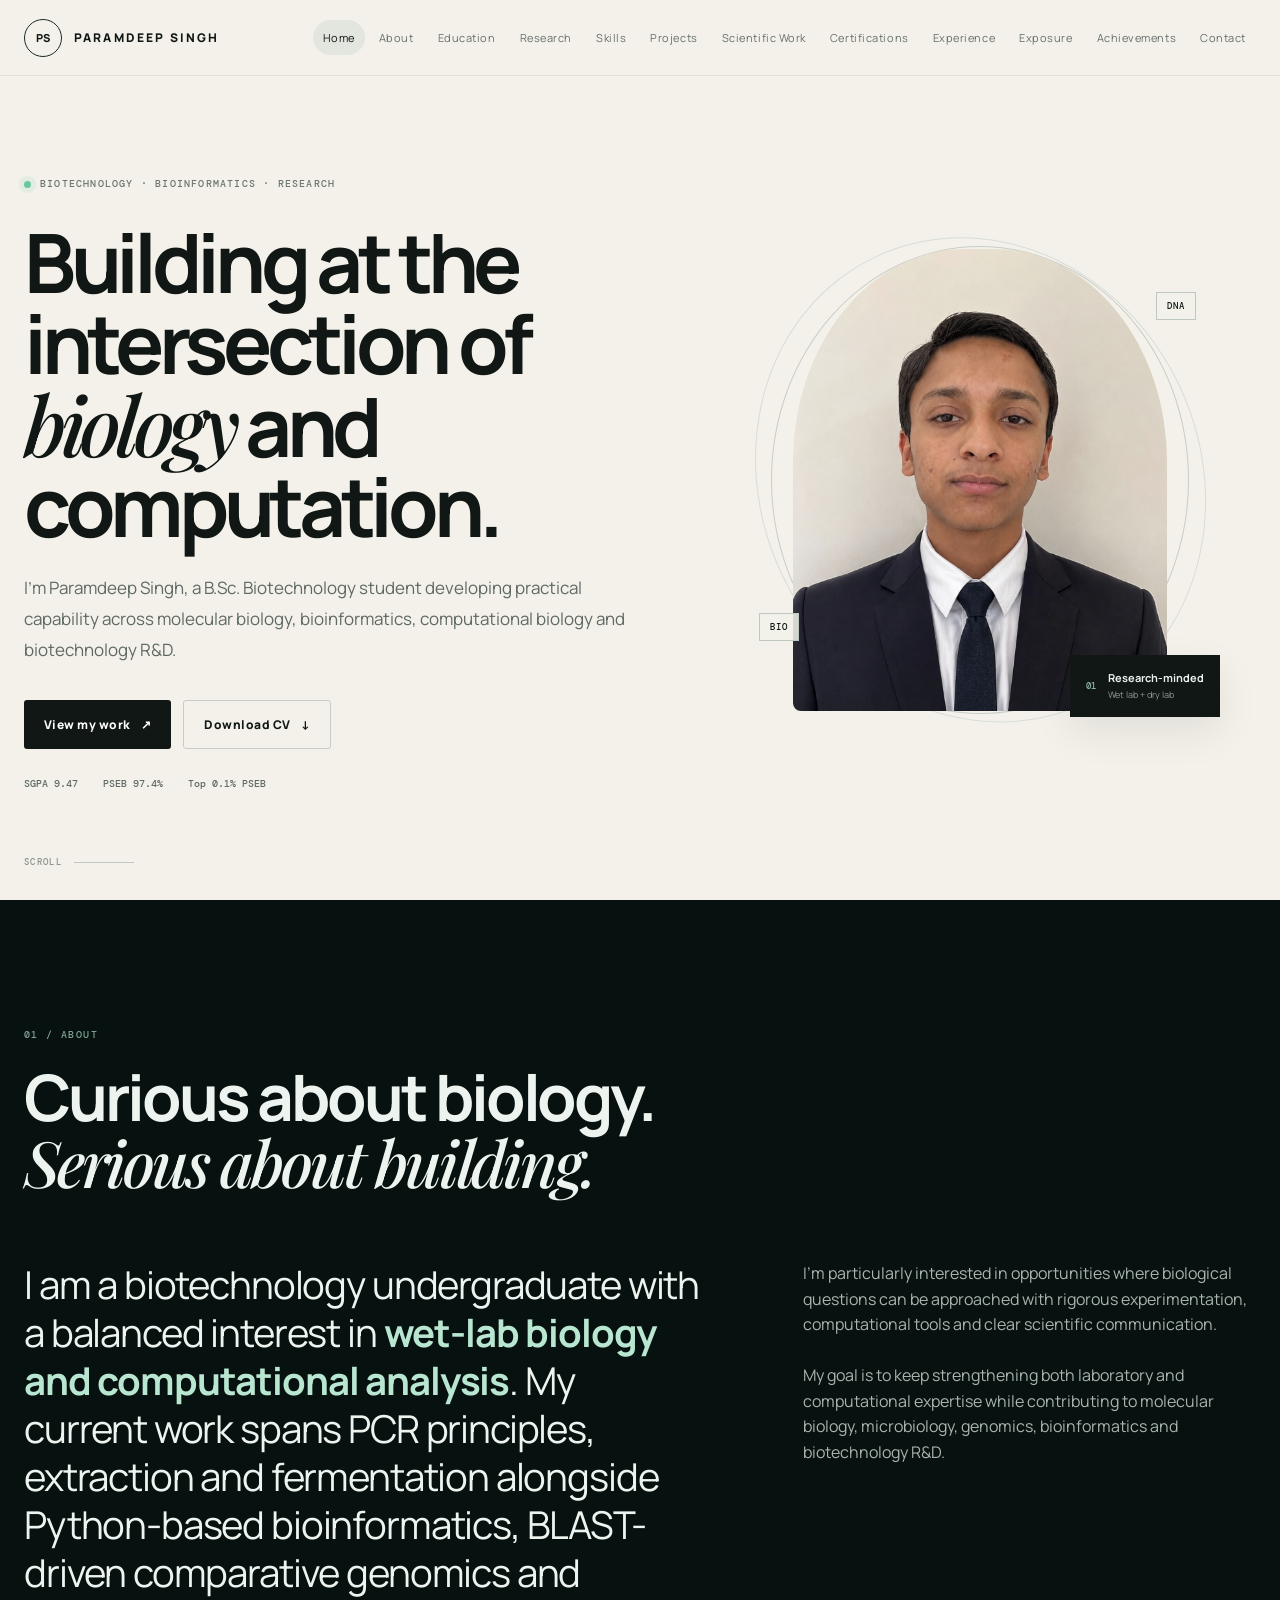
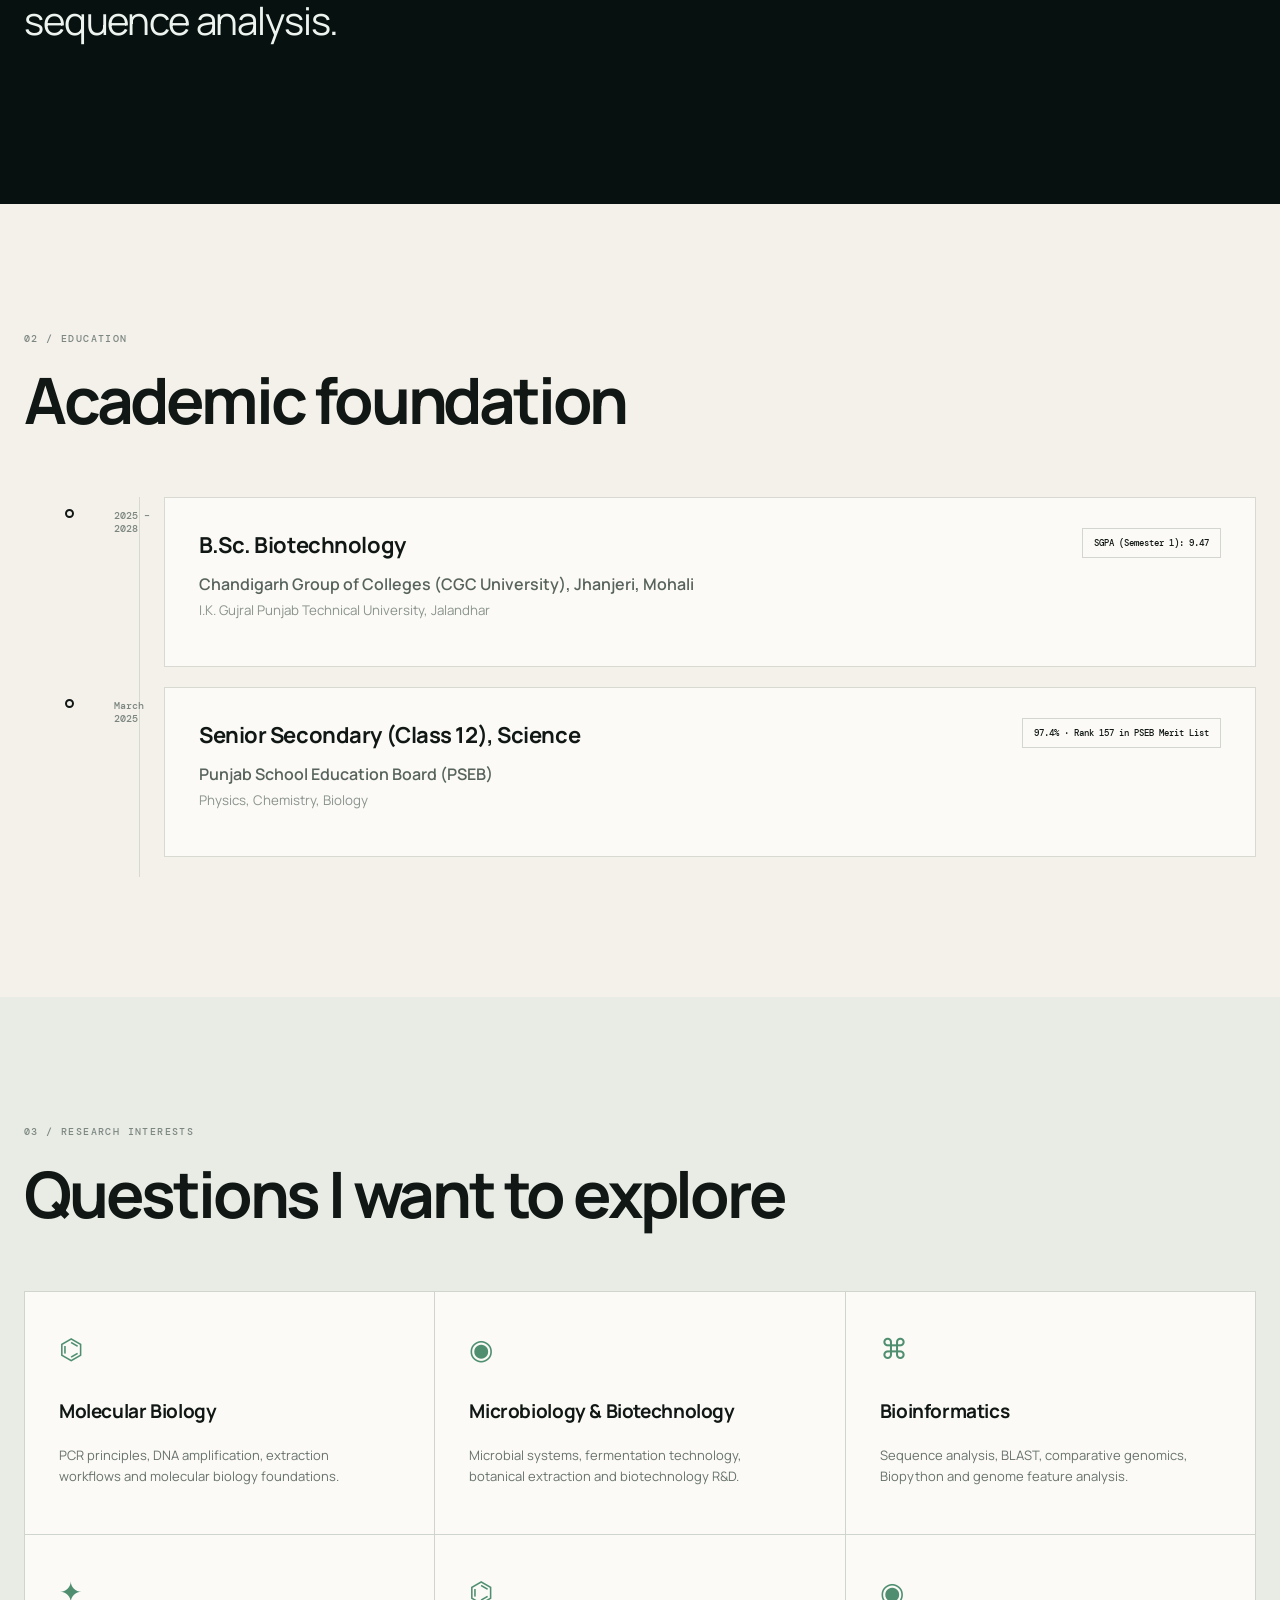
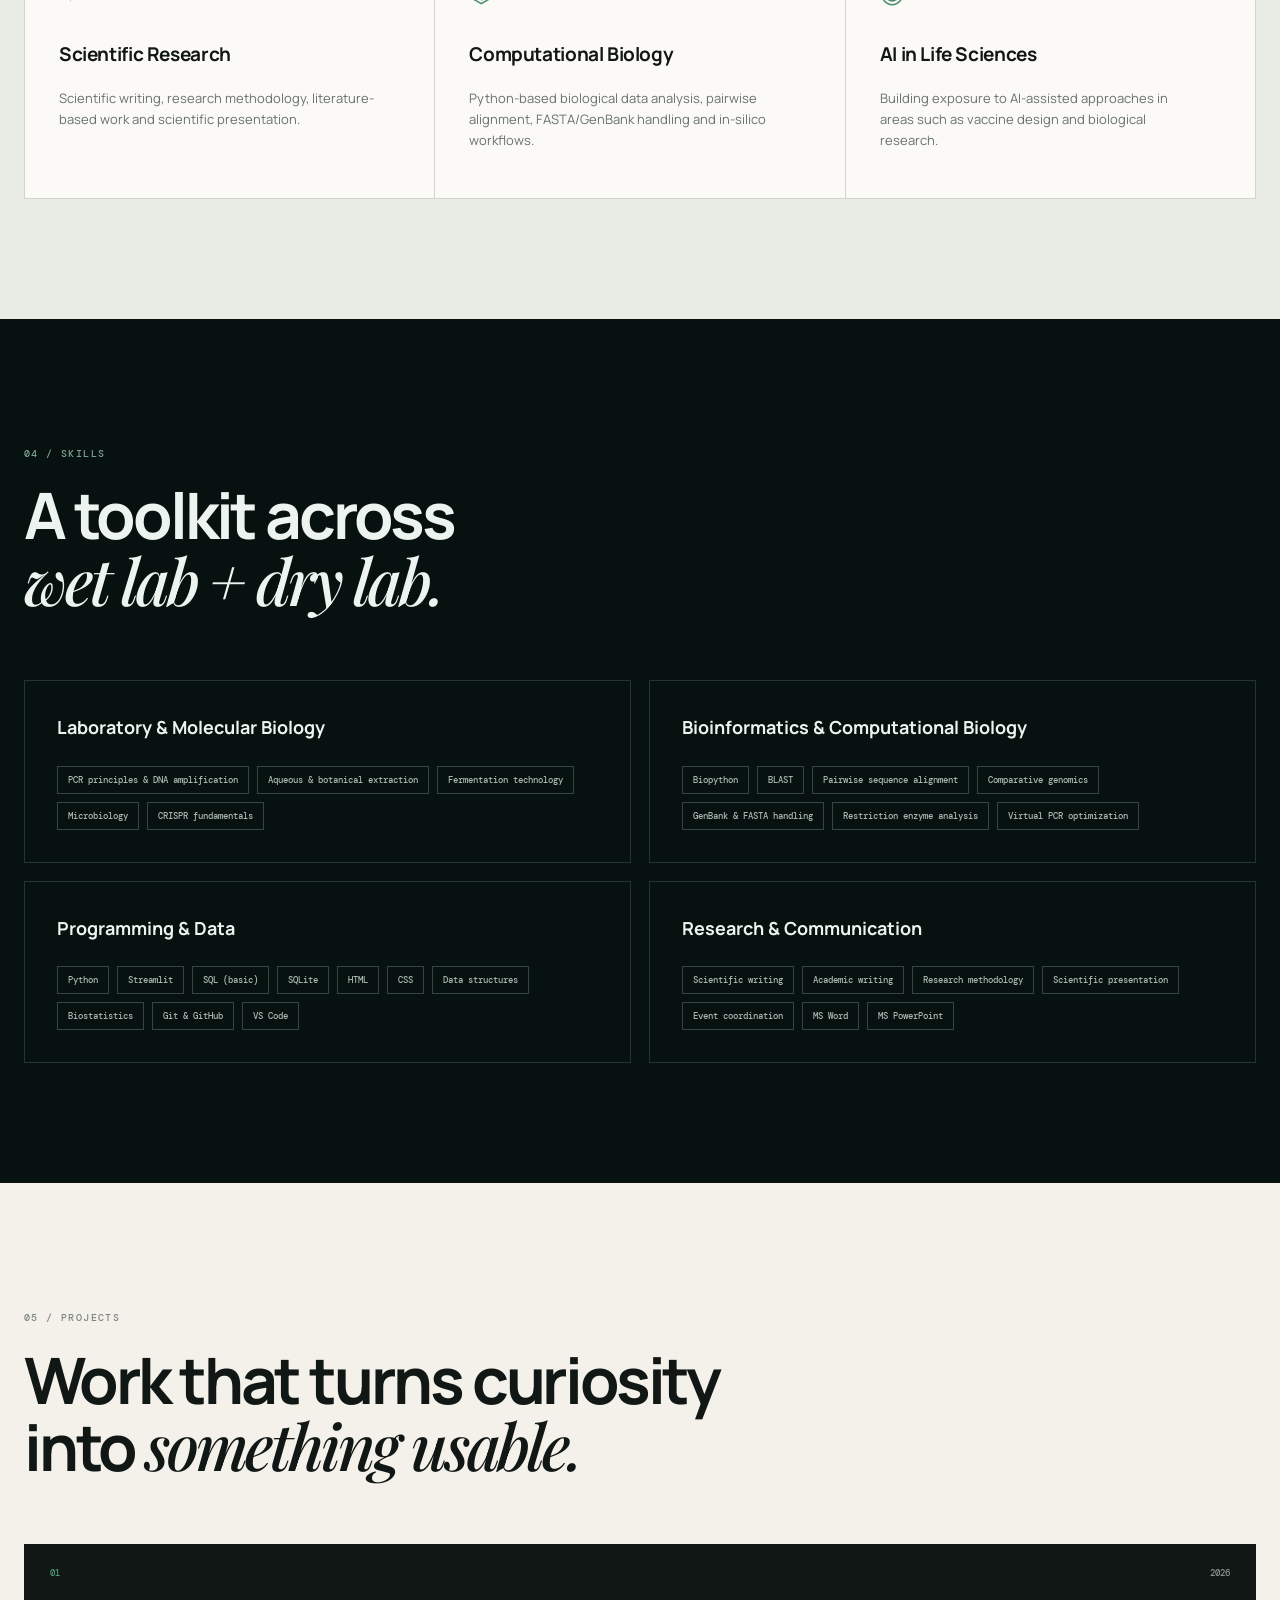
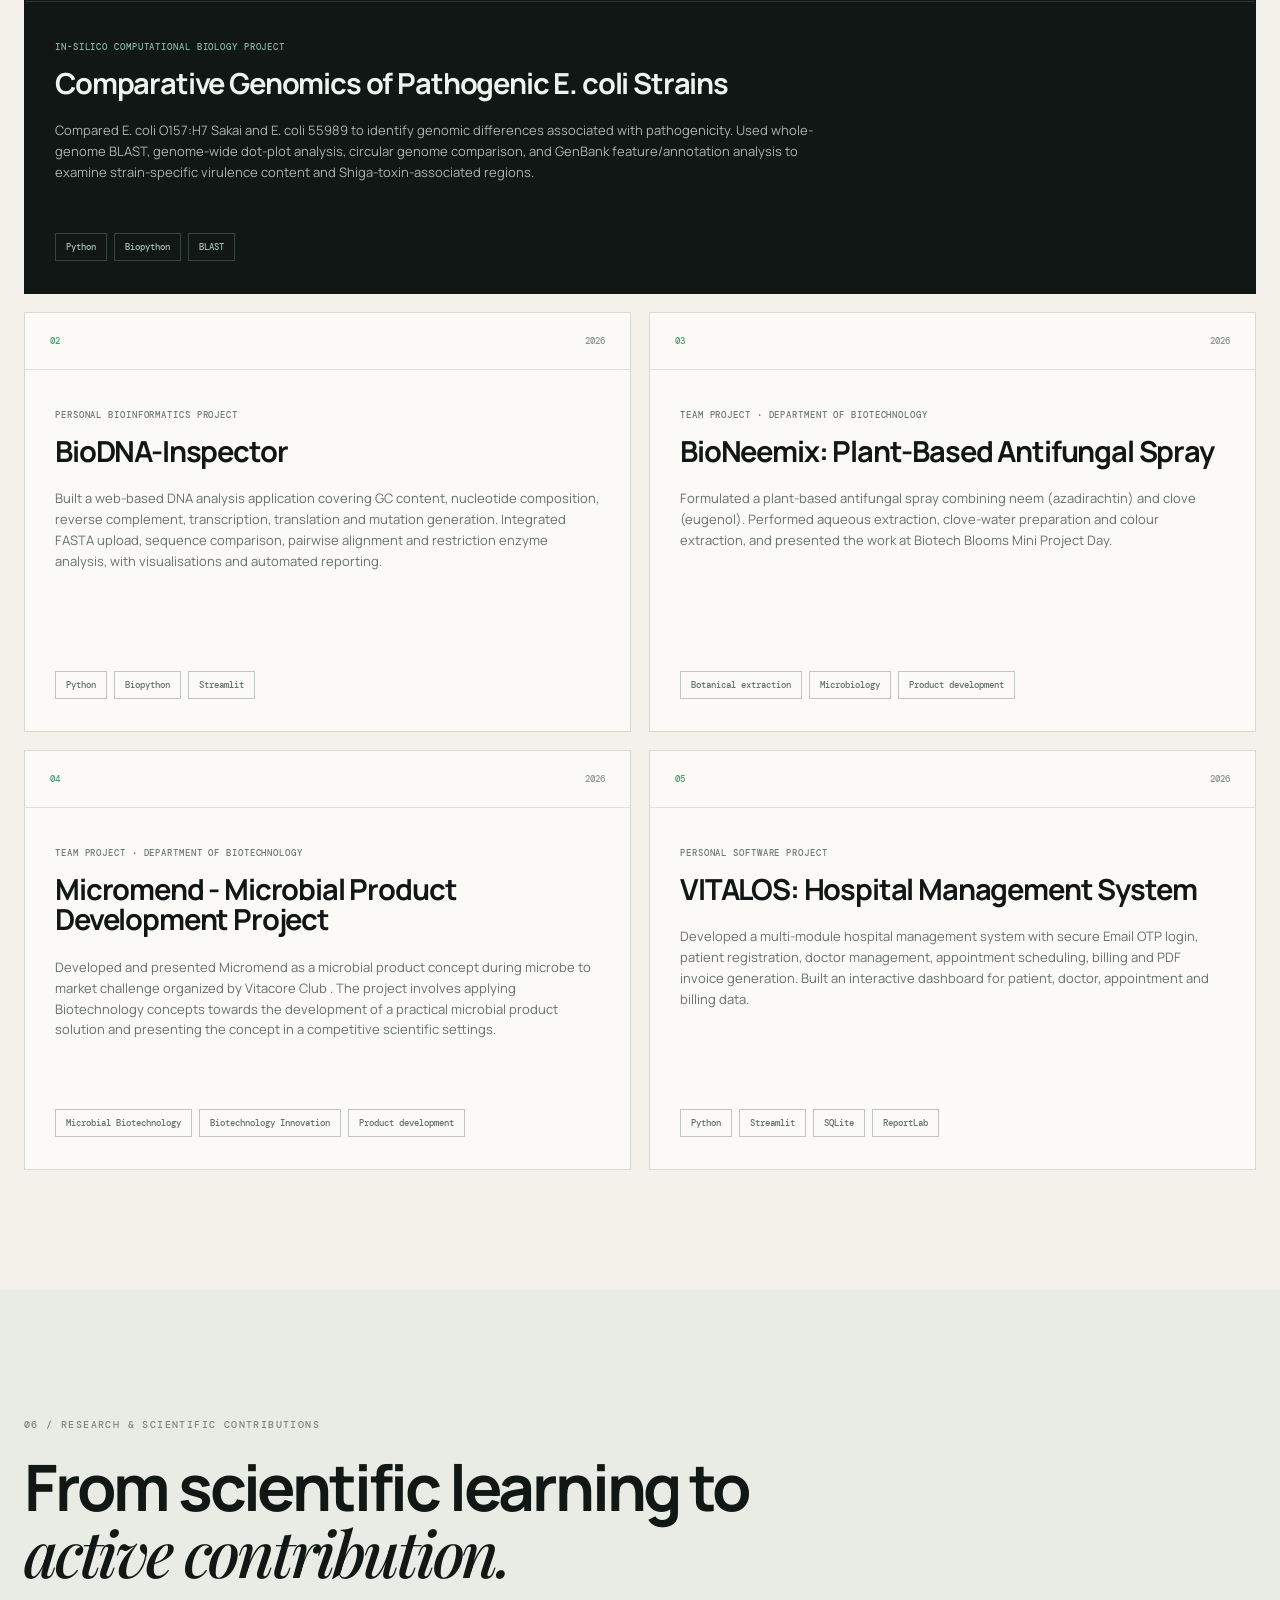
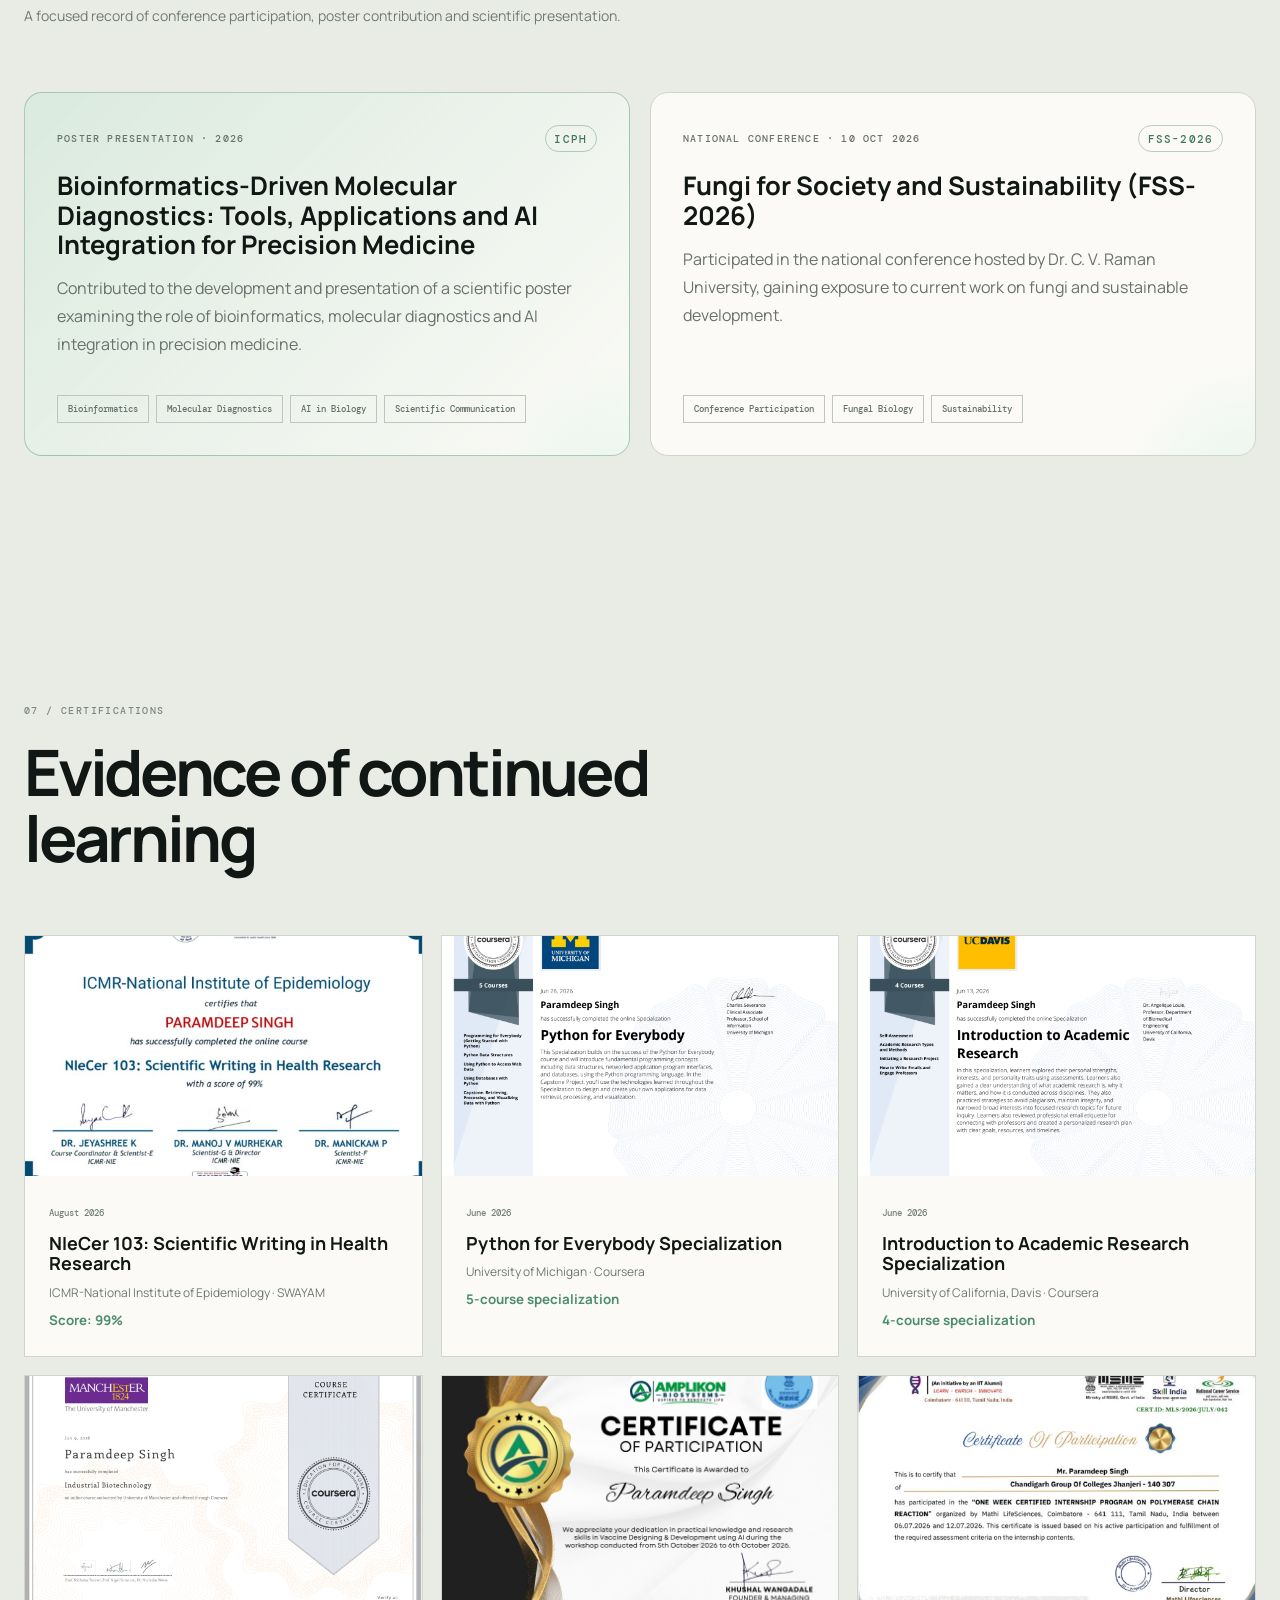
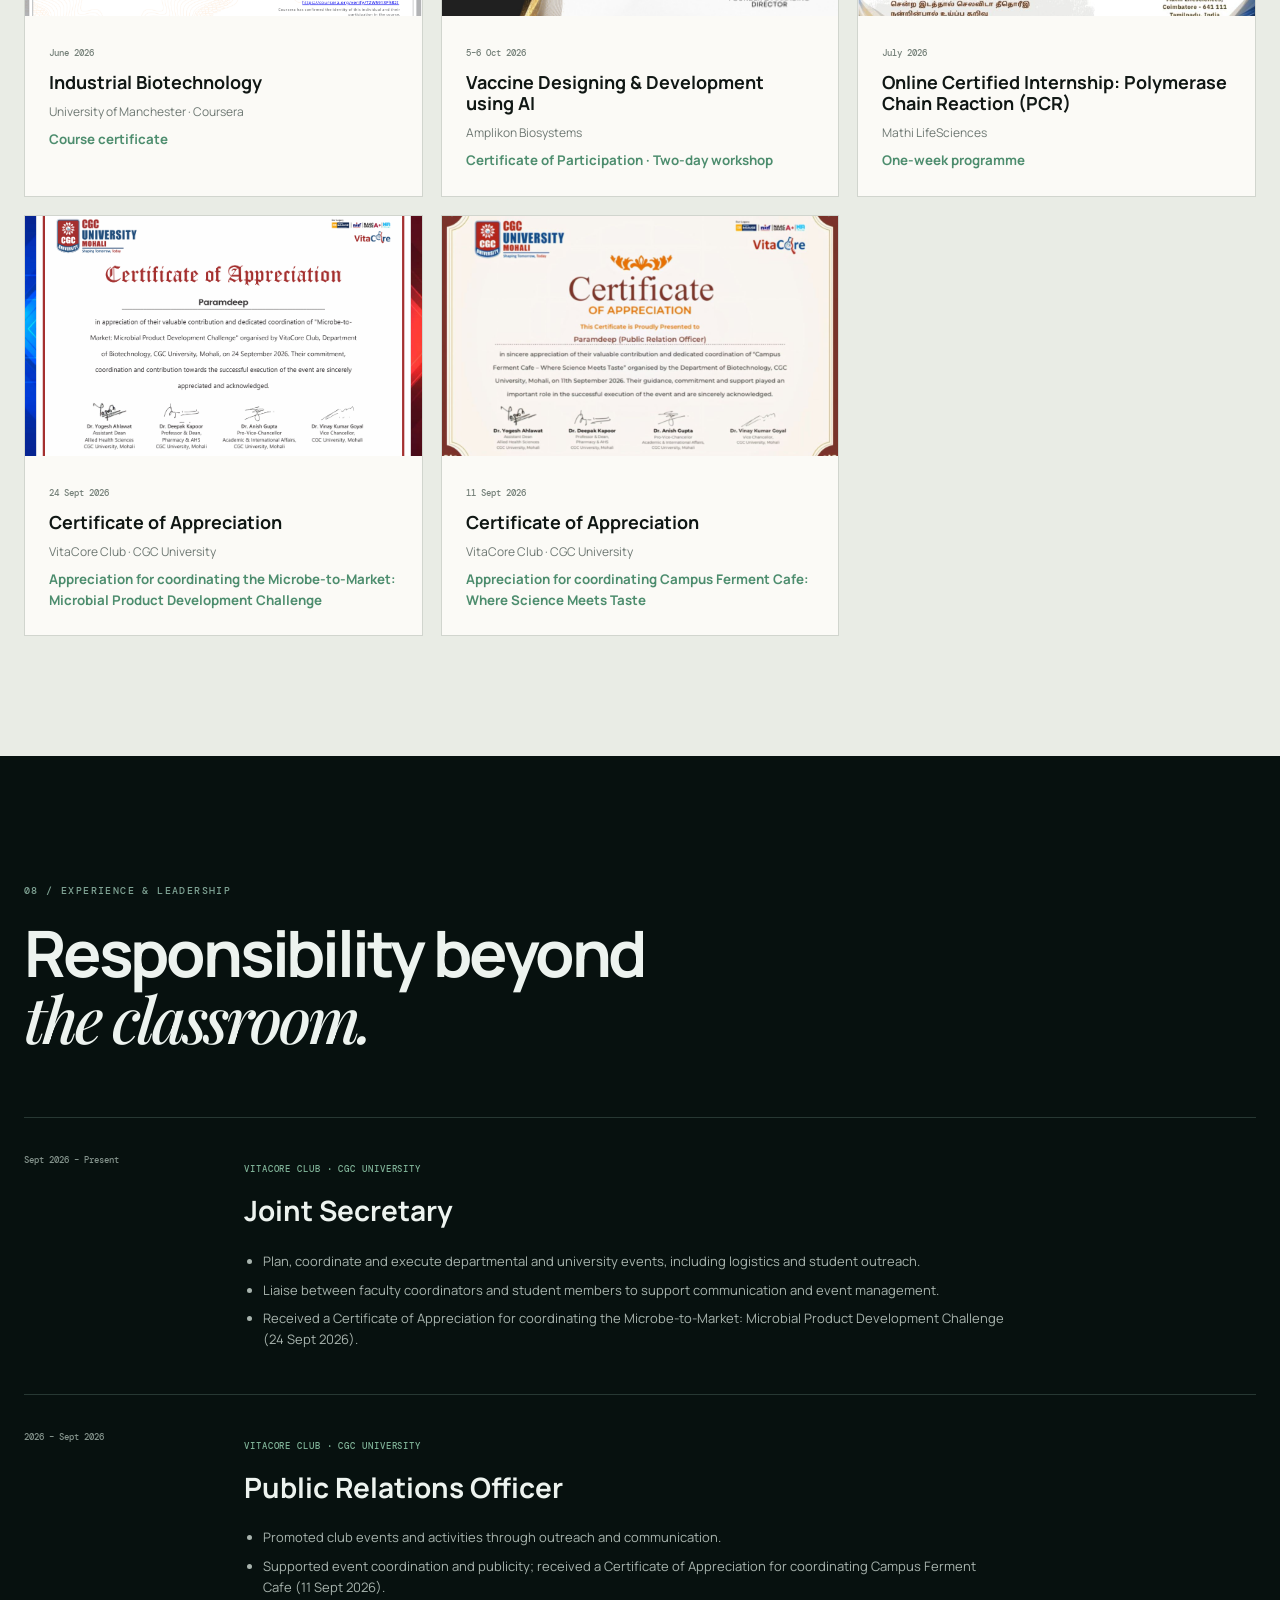
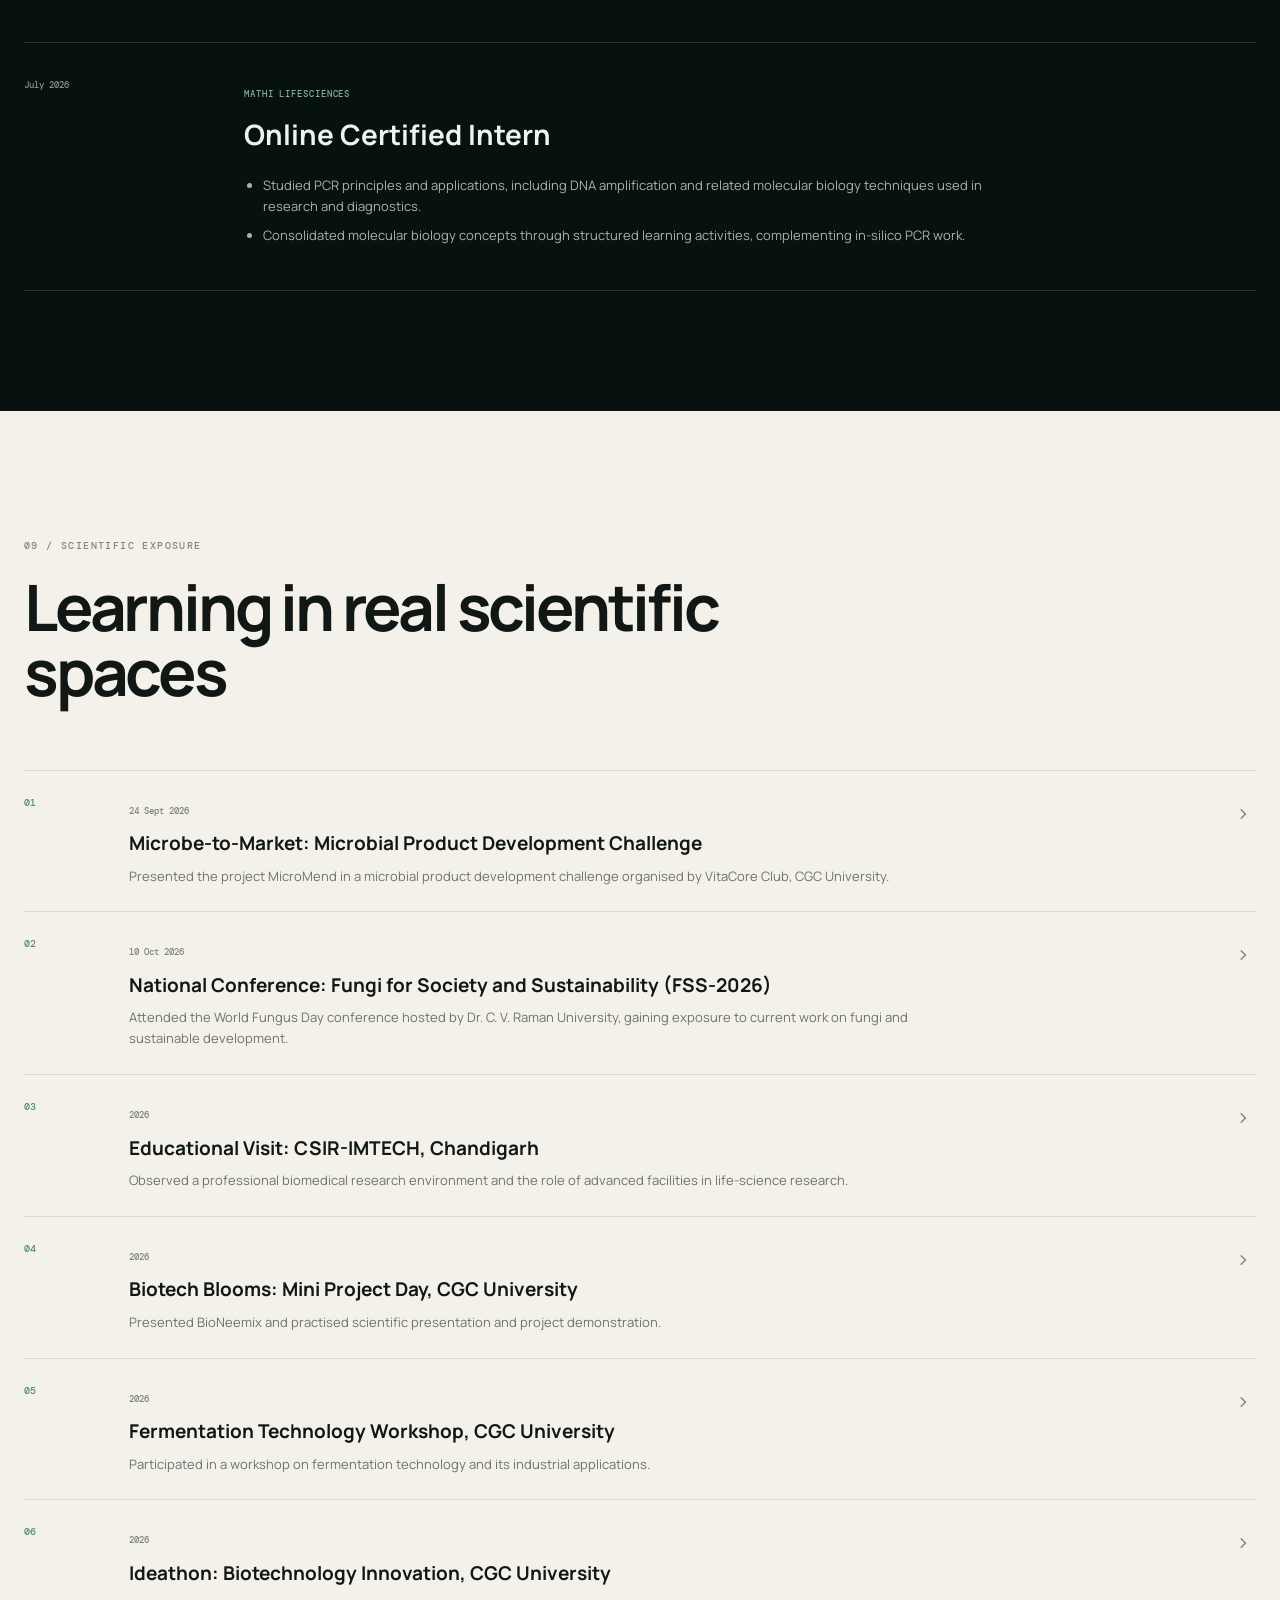
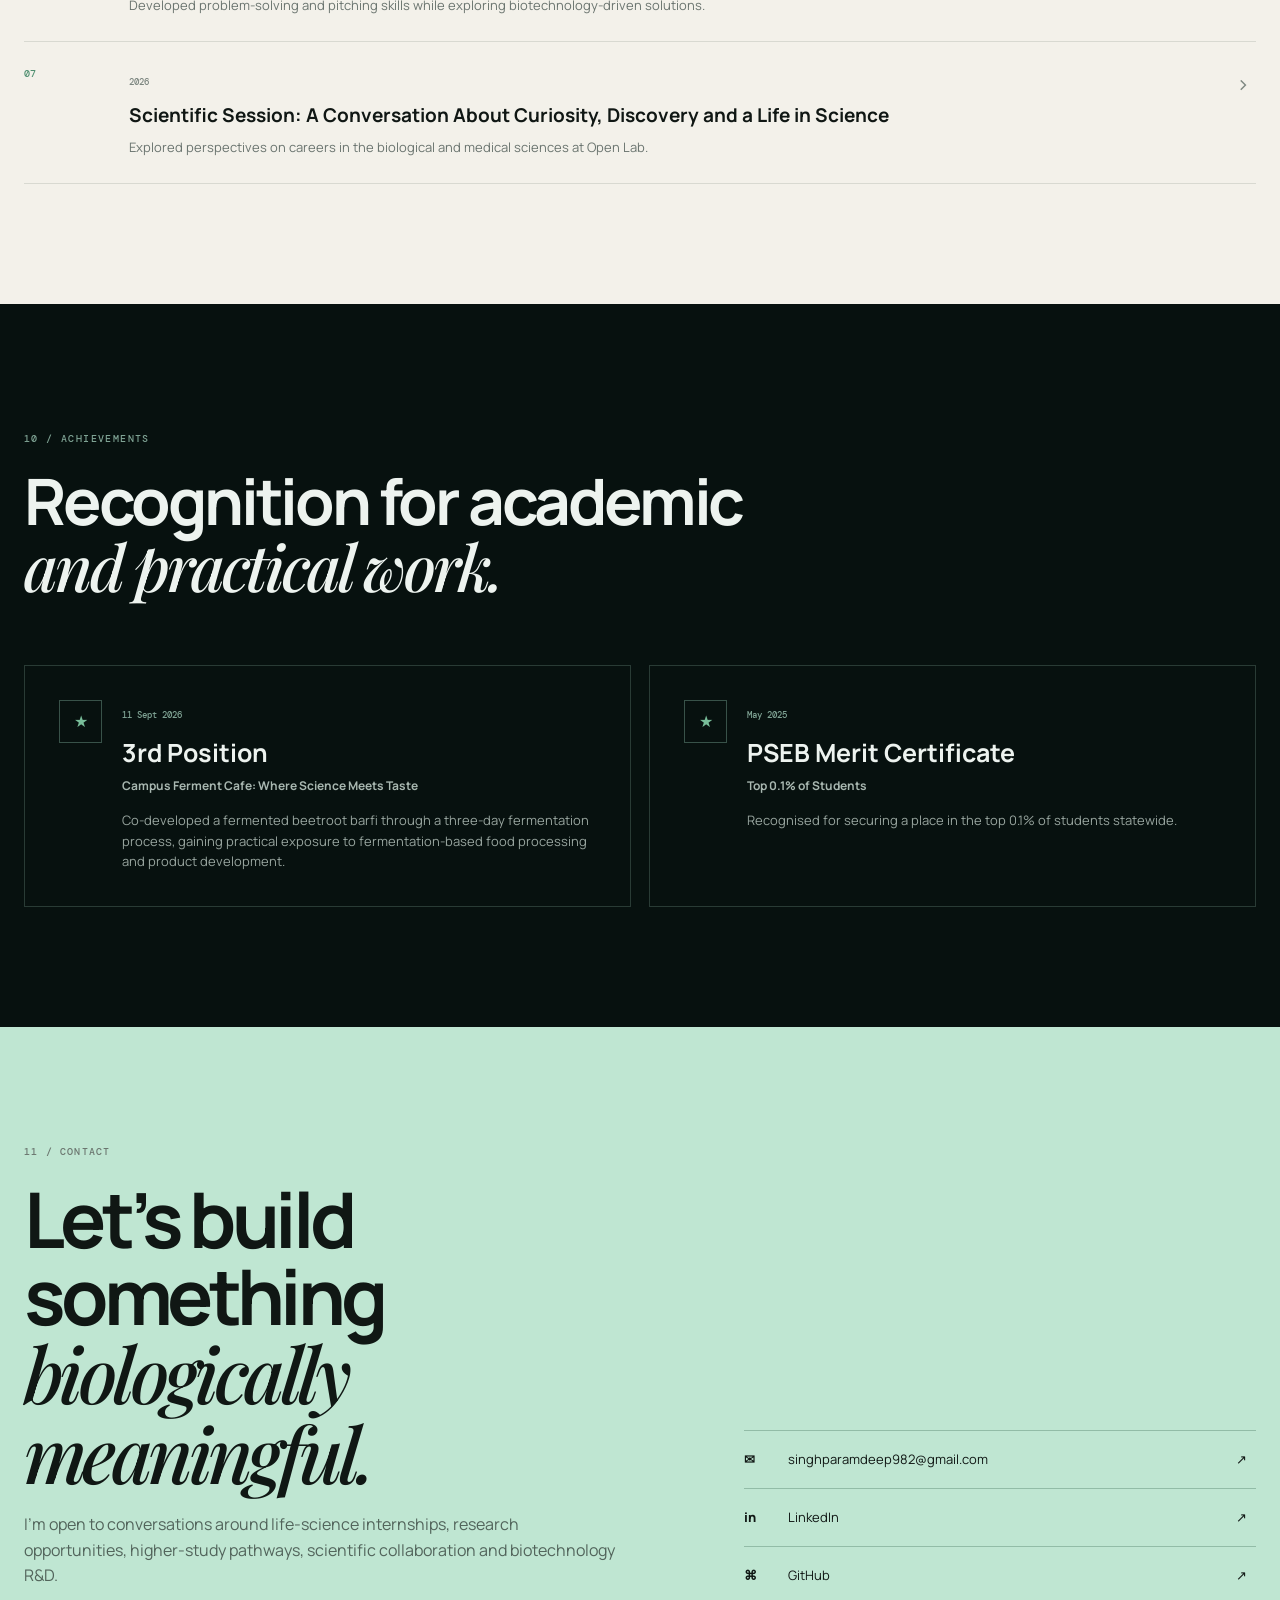
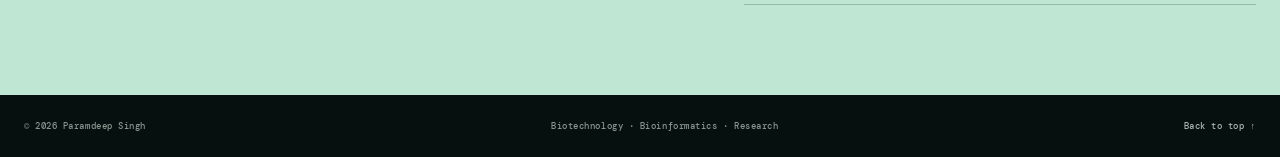
<file: index.html>
<!doctype html>
<html lang="en">
<head>
  <meta charset="UTF-8">
  <meta name="viewport" content="width=device-width, initial-scale=1.0">
  <meta name="description" content="Paramdeep Singh — B.Sc. Biotechnology student focused on biotechnology, bioinformatics, computational biology and scientific research.">
  <meta name="theme-color" content="#07110f">
  <meta property="og:title" content="Paramdeep Singh | Biotechnology · Bioinformatics · Research">
  <meta property="og:description" content="Personal research portfolio of Paramdeep Singh.">
  <meta property="og:type" content="website">
  <title>Paramdeep Singh | Biotechnology · Bioinformatics · Research</title>
  <link rel="icon" href="/image.png">
  <link rel="stylesheet" href="styles.css">
</head>
<body>
<header class="nav" id="top">
  <a class="brand" href="#home" aria-label="Paramdeep Singh home"><span>PS</span><div>PARAMDEEP <b>SINGH</b></div></a>
  <button class="menu" id="menuBtn" aria-label="Toggle navigation" aria-expanded="false"><span></span><span></span><span></span></button>
  <nav id="navLinks" aria-label="Primary navigation">
    <a href="#home">Home</a><a href="#about">About</a><a href="#education">Education</a><a href="#research">Research</a><a href="#skills">Skills</a><a href="#projects">Projects</a><a href="#scientific-contributions">Scientific Work</a><a href="#certifications">Certifications</a><a href="#experience">Experience</a><a href="#research-work">Exposure</a><a href="#achievements">Achievements</a><a href="#contact">Contact</a>
  </nav>
</header>
<main>
<section id="home" class="hero section">
  <div class="hero-grid">
    <div class="hero-copy reveal"><div class="eyebrow"><span class="pulse"></span> Biotechnology · Bioinformatics · Research</div>
      <h1>Building at the intersection of <em>biology</em> and computation.</h1>
      <p class="lead">I’m Paramdeep Singh, a B.Sc. Biotechnology student developing practical capability across molecular biology, bioinformatics, computational biology and biotechnology R&amp;D.</p>
      <div class="actions"><a class="btn primary" href="#projects">View my work <span>↗</span></a><a class="btn secondary" href="/Paramdeep-Singh-CV.pdf" download>Download CV <span>↓</span></a></div>
      <div class="quick"><span>SGPA 9.47</span><span>PSEB 97.4%</span><span>Top 0.1% PSEB</span></div>
    </div>
    <div class="portrait-wrap reveal"><div class="portrait-ring"></div><img src="public/profile.png" alt="Paramdeep Singh in formal attire" class="portrait"><div class="orbit o1">DNA</div><div class="orbit o2">BIO</div><div class="portrait-note"><span>01</span><div><b>Research-minded</b><small>Wet lab + dry lab</small></div></div></div>
  </div><div class="scroll-cue">SCROLL <span></span></div>
</section>
<section id="about" class="section dark"><div class="section-head"><span>01 / ABOUT</span><h2>Curious about biology.<br><i>Serious about building.</i></h2></div><div class="about-grid"><p class="big-copy">I am a biotechnology undergraduate with a balanced interest in <strong>wet-lab biology and computational analysis</strong>. My current work spans PCR principles, extraction and fermentation alongside Python-based bioinformatics, BLAST-driven comparative genomics and sequence analysis.</p><div class="about-side"><p>I’m particularly interested in opportunities where biological questions can be approached with rigorous experimentation, computational tools and clear scientific communication.</p><p>My goal is to keep strengthening both laboratory and computational expertise while contributing to molecular biology, microbiology, genomics, bioinformatics and biotechnology R&amp;D.</p></div></div></section>
<section id="education" class="section"><div class="section-head"><span>02 / EDUCATION</span><h2>Academic foundation</h2></div><div class="timeline"><article class="timeline-item"><div class="timeline-dot"></div><div class="timeline-year">2025 – 2028</div><div class="timeline-card"><div><h3>B.Sc. Biotechnology</h3><p>Chandigarh Group of Colleges (CGC University), Jhanjeri, Mohali</p><small>I.K. Gujral Punjab Technical University, Jalandhar</small></div><div class="score">SGPA (Semester 1): 9.47</div></div></article><article class="timeline-item"><div class="timeline-dot"></div><div class="timeline-year">March 2025</div><div class="timeline-card"><div><h3>Senior Secondary (Class 12), Science</h3><p>Punjab School Education Board (PSEB)</p><small>Physics, Chemistry, Biology</small></div><div class="score">97.4% · Rank 157 in PSEB Merit List</div></div></article></div></section>
<section id="research" class="section tinted"><div class="section-head"><span>03 / RESEARCH INTERESTS</span><h2>Questions I want to explore</h2></div><div class="interest-grid">
<article class="interest-card"><div class="icon">⌬</div><h3>Molecular Biology</h3><p>PCR principles, DNA amplification, extraction workflows and molecular biology foundations.</p></article>
<article class="interest-card"><div class="icon">◉</div><h3>Microbiology &amp; Biotechnology</h3><p>Microbial systems, fermentation technology, botanical extraction and biotechnology R&amp;D.</p></article>
<article class="interest-card"><div class="icon">⌘</div><h3>Bioinformatics</h3><p>Sequence analysis, BLAST, comparative genomics, Biopython and genome feature analysis.</p></article>
<article class="interest-card"><div class="icon">✦</div><h3>Scientific Research</h3><p>Scientific writing, research methodology, literature-based work and scientific presentation.</p></article>
<article class="interest-card"><div class="icon">⌬</div><h3>Computational Biology</h3><p>Python-based biological data analysis, pairwise alignment, FASTA/GenBank handling and in-silico workflows.</p></article>
<article class="interest-card"><div class="icon">◉</div><h3>AI in Life Sciences</h3><p>Building exposure to AI-assisted approaches in areas such as vaccine design and biological research.</p></article>
</div></section>
<section id="skills" class="section dark"><div class="section-head"><span>04 / SKILLS</span><h2>A toolkit across<br><i>wet lab + dry lab.</i></h2></div><div class="skill-grid">
<article class="skill-card"><h3>Laboratory &amp; Molecular Biology</h3><div class="tags"><span>PCR principles &amp; DNA amplification</span><span>Aqueous &amp; botanical extraction</span><span>Fermentation technology</span><span>Microbiology</span><span>CRISPR fundamentals</span></div></article>
<article class="skill-card"><h3>Bioinformatics &amp; Computational Biology</h3><div class="tags"><span>Biopython</span><span>BLAST</span><span>Pairwise sequence alignment</span><span>Comparative genomics</span><span>GenBank &amp; FASTA handling</span><span>Restriction enzyme analysis</span><span>Virtual PCR optimization</span></div></article>
<article class="skill-card"><h3>Programming &amp; Data</h3><div class="tags"><span>Python</span><span>Streamlit</span><span>SQL (basic)</span><span>SQLite</span><span>HTML</span><span>CSS</span><span>Data structures</span><span>Biostatistics</span><span>Git &amp; GitHub</span><span>VS Code</span></div></article>
<article class="skill-card"><h3>Research &amp; Communication</h3><div class="tags"><span>Scientific writing</span><span>Academic writing</span><span>Research methodology</span><span>Scientific presentation</span><span>Event coordination</span><span>MS Word</span><span>MS PowerPoint</span></div></article>
</div></section>
<section id="projects" class="section"><div class="section-head"><span>05 / PROJECTS</span><h2>Work that turns curiosity<br>into <i>something usable.</i></h2></div><div class="projects">
<article class="project featured"><div class="project-top"><span class="number">01</span><span>2026</span></div><div class="project-body"><div><span class="project-type">In-silico Computational Biology Project</span><h3>Comparative Genomics of Pathogenic E. coli Strains</h3></div><p>Compared E. coli O157:H7 Sakai and E. coli 55989 to identify genomic differences associated with pathogenicity. Used whole-genome BLAST, genome-wide dot-plot analysis, circular genome comparison, and GenBank feature/annotation analysis to examine strain-specific virulence content and Shiga-toxin-associated regions.</p><div class="stack"><span>Python</span><span>Biopython</span><span>BLAST</span></div></div></article>
<article class="project"><div class="project-top"><span class="number">02</span><span>2026</span></div><div class="project-body"><div><span class="project-type">Personal Bioinformatics Project</span><h3>BioDNA-Inspector</h3></div><p>Built a web-based DNA analysis application covering GC content, nucleotide composition, reverse complement, transcription, translation and mutation generation. Integrated FASTA upload, sequence comparison, pairwise alignment and restriction enzyme analysis, with visualisations and automated reporting.</p><div class="stack"><span>Python</span><span>Biopython</span><span>Streamlit</span></div></div></article>
<article class="project"><div class="project-top"><span class="number">03</span><span>2026</span></div><div class="project-body"><div><span class="project-type">Team Project · Department of Biotechnology</span><h3>BioNeemix: Plant-Based Antifungal Spray</h3></div><p>Formulated a plant-based antifungal spray combining neem (azadirachtin) and clove (eugenol). Performed aqueous extraction, clove-water preparation and colour extraction, and presented the work at Biotech Blooms Mini Project Day.</p><div class="stack"><span>Botanical extraction</span><span>Microbiology</span><span>Product development</span></div></div></article>
<article class="project"><div class="project-top"><span class="number">04</span><span>2026</span></div><div class="project-body"><div><span class="project-type">Team Project · Department of Biotechnology</span><h3>Micromend - Microbial Product Development Project </h3></div><p>Developed and presented Micromend as a microbial product concept during microbe to market challenge organized by Vitacore Club . The project involves applying Biotechnology concepts towards the development of a practical microbial product solution and presenting the concept in a competitive scientific settings.</p><div class="stack"><span>Microbial Biotechnology</span><span>Biotechnology Innovation</span><span>Product development</span></div></div></article>
<article class="project"><div class="project-top"><span class="number">05</span><span>2026</span></div><div class="project-body"><div><span class="project-type">Personal Software Project</span><h3>VITALOS: Hospital Management System</h3></div><p>Developed a multi-module hospital management system with secure Email OTP login, patient registration, doctor management, appointment scheduling, billing and PDF invoice generation. Built an interactive dashboard for patient, doctor, appointment and billing data.</p><div class="stack"><span>Python</span><span>Streamlit</span><span>SQLite</span><span>ReportLab</span></div></div></article>
</div></section>
<section id="scientific-contributions" class="section tinted">
  <div class="section-head">
    <span>06 / RESEARCH &amp; SCIENTIFIC CONTRIBUTIONS</span>
    <h2>From scientific learning to <i>active contribution.</i></h2>
    <p class="section-sub">A focused record of conference participation, poster contribution and scientific presentation.</p>
  </div>
  <div class="contribution-grid">
    <article class="contribution featured-contribution">
      <div class="contribution-meta"><span>Poster Presentation · 2026</span><span class="contribution-badge">ICPH</span></div>
      <h3>Bioinformatics-Driven Molecular Diagnostics: Tools, Applications and AI Integration for Precision Medicine</h3>
      <p>Contributed to the development and presentation of a scientific poster examining the role of bioinformatics, molecular diagnostics and AI integration in precision medicine.</p>
      <div class="stack"><span>Bioinformatics</span><span>Molecular Diagnostics</span><span>AI in Biology</span><span>Scientific Communication</span></div>
    </article>
    <article class="contribution">
      <div class="contribution-meta"><span>National Conference · 10 Oct 2026</span><span class="contribution-badge">FSS-2026</span></div>
      <h3>Fungi for Society and Sustainability (FSS-2026)</h3>
      <p>Participated in the national conference hosted by Dr. C. V. Raman University, gaining exposure to current work on fungi and sustainable development.</p>
      <div class="stack"><span>Conference Participation</span><span>Fungal Biology</span><span>Sustainability</span></div>
    </article>
  </div>
</section>
<section id="certifications" class="section tinted"><div class="section-head"><span>07 / CERTIFICATIONS</span><h2>Evidence of continued learning</h2></div><div class="cert-grid">
<script type="text/template" id="cert-template"></script>
<article class="cert"><div class="cert-image"><img src="public/certificates/certificate-01.jpg" alt="NIeCer 103 certificate" onerror="this.style.display='none';this.nextElementSibling.style.display='flex'"><div class="placeholder"><span>01</span><b>Certificate image</b><small>certificate-01.jpg</small></div></div><div class="cert-info"><span>August 2026</span><h3>NIeCer 103: Scientific Writing in Health Research</h3><p>ICMR-National Institute of Epidemiology · SWAYAM</p><small>Score: 99%</small></div></article>
<article class="cert"><div class="cert-image"><img src="public/certificates/certificate-02.jpg" alt="Python for Everybody certificate" onerror="this.style.display='none';this.nextElementSibling.style.display='flex'"><div class="placeholder"><span>02</span><b>Certificate image</b><small>certificate-02.jpg</small></div></div><div class="cert-info"><span>June 2026</span><h3>Python for Everybody Specialization</h3><p>University of Michigan · Coursera</p><small>5-course specialization</small></div></article>
<article class="cert"><div class="cert-image"><img src="public/certificates/certificate-03.jpg" alt="Introduction to Academic Research certificate" onerror="this.style.display='none';this.nextElementSibling.style.display='flex'"><div class="placeholder"><span>03</span><b>Certificate image</b><small>certificate-03.jpg</small></div></div><div class="cert-info"><span>June 2026</span><h3>Introduction to Academic Research Specialization</h3><p>University of California, Davis · Coursera</p><small>4-course specialization</small></div></article>
<article class="cert"><div class="cert-image"><img src="public/certificates/certificate-04.jpg" alt="Industrial Biotechnology certificate" onerror="this.style.display='none';this.nextElementSibling.style.display='flex'"><div class="placeholder"><span>04</span><b>Certificate image</b><small>certificate-04.jpg</small></div></div><div class="cert-info"><span>June 2026</span><h3>Industrial Biotechnology</h3><p>University of Manchester · Coursera</p><small>Course certificate</small></div></article>
<article class="cert"><div class="cert-image"><img src="public/certificates/certificate-05.jpg" alt="Vaccine Designing and Development using AI certificate" onerror="this.style.display='none';this.nextElementSibling.style.display='flex'"><div class="placeholder"><span>05</span><b>Certificate image</b><small>certificate-05.jpg</small></div></div><div class="cert-info"><span>5–6 Oct 2026</span><h3>Vaccine Designing &amp; Development using AI</h3><p>Amplikon Biosystems</p><small>Certificate of Participation · Two-day workshop</small></div></article>
<article class="cert"><div class="cert-image"><img src="public/certificates/certificate-06.jpg" alt="PCR internship certificate" onerror="this.style.display='none';this.nextElementSibling.style.display='flex'"><div class="placeholder"><span>06</span><b>Certificate image</b><small>certificate-06.jpg</small></div></div><div class="cert-info"><span>July 2026</span><h3>Online Certified Internship: Polymerase Chain Reaction (PCR)</h3><p>Mathi LifeSciences</p><small>One-week programme</small></div></article>
<article class="cert appreciation"><div class="cert-image"><img src="public/certificates/certificate-07.jpg" alt="Certificate of Appreciation for coordinating Microbe-to-Market" onerror="this.style.display='none';this.nextElementSibling.style.display='flex'"><div class="placeholder"><span>07</span><b>Certificate image</b><small>certificate-07.jpg</small></div></div><div class="cert-info"><span>24 Sept 2026</span><h3>Certificate of Appreciation</h3><p>VitaCore Club · CGC University</p><small>Appreciation for coordinating the Microbe-to-Market: Microbial Product Development Challenge</small></div></article>
<article class="cert appreciation"><div class="cert-image"><img src="public/certificates/certificate-08.jpg" alt="Certificate of Appreciation for coordinating Campus Ferment Cafe" onerror="this.style.display='none';this.nextElementSibling.style.display='flex'"><div class="placeholder"><span>08</span><b>Certificate image</b><small>certificate-08.jpg</small></div></div><div class="cert-info"><span>11 Sept 2026</span><h3>Certificate of Appreciation</h3><p>VitaCore Club · CGC University</p><small>Appreciation for coordinating Campus Ferment Cafe: Where Science Meets Taste</small></div></article>
</div></section>
<section id="experience" class="section dark"><div class="section-head"><span>08 / EXPERIENCE &amp; LEADERSHIP</span><h2>Responsibility beyond<br><i>the classroom.</i></h2></div><div class="experience">
<article class="exp"><div class="exp-period">Sept 2026 – Present</div><div class="exp-main"><span>VitaCore Club · CGC University</span><h3>Joint Secretary</h3><ul><li>Plan, coordinate and execute departmental and university events, including logistics and student outreach.</li><li>Liaise between faculty coordinators and student members to support communication and event management.</li><li>Received a Certificate of Appreciation for coordinating the Microbe-to-Market: Microbial Product Development Challenge (24 Sept 2026).</li></ul></div></article>
<article class="exp"><div class="exp-period">2026 – Sept 2026</div><div class="exp-main"><span>VitaCore Club · CGC University</span><h3>Public Relations Officer</h3><ul><li>Promoted club events and activities through outreach and communication.</li><li>Supported event coordination and publicity; received a Certificate of Appreciation for coordinating Campus Ferment Cafe (11 Sept 2026).</li></ul></div></article>
<article class="exp"><div class="exp-period">July 2026</div><div class="exp-main"><span>Mathi LifeSciences</span><h3>Online Certified Intern</h3><ul><li>Studied PCR principles and applications, including DNA amplification and related molecular biology techniques used in research and diagnostics.</li><li>Consolidated molecular biology concepts through structured learning activities, complementing in-silico PCR work.</li></ul></div></article>
</div></section>
<section id="research-work" class="section"><div class="section-head"><span>09 / SCIENTIFIC EXPOSURE</span><h2>Learning in real scientific spaces</h2></div><div class="exposure-list">
<article><div class="exposure-index">01</div><div><span>24 Sept 2026</span><h3>Microbe-to-Market: Microbial Product Development Challenge</h3><p>Presented the project MicroMend in a microbial product development challenge organised by VitaCore Club, CGC University.</p></div><b>›</b></article>
<article><div class="exposure-index">02</div><div><span>10 Oct 2026</span><h3>National Conference: Fungi for Society and Sustainability (FSS-2026)</h3><p>Attended the World Fungus Day conference hosted by Dr. C. V. Raman University, gaining exposure to current work on fungi and sustainable development.</p></div><b>›</b></article>
<article><div class="exposure-index">03</div><div><span>2026</span><h3>Educational Visit: CSIR-IMTECH, Chandigarh</h3><p>Observed a professional biomedical research environment and the role of advanced facilities in life-science research.</p></div><b>›</b></article>
<article><div class="exposure-index">04</div><div><span>2026</span><h3>Biotech Blooms: Mini Project Day, CGC University</h3><p>Presented BioNeemix and practised scientific presentation and project demonstration.</p></div><b>›</b></article>
<article><div class="exposure-index">05</div><div><span>2026</span><h3>Fermentation Technology Workshop, CGC University</h3><p>Participated in a workshop on fermentation technology and its industrial applications.</p></div><b>›</b></article>
<article><div class="exposure-index">06</div><div><span>2026</span><h3>Ideathon: Biotechnology Innovation, CGC University</h3><p>Developed problem-solving and pitching skills while exploring biotechnology-driven solutions.</p></div><b>›</b></article>
<article><div class="exposure-index">07</div><div><span>2026</span><h3>Scientific Session: A Conversation About Curiosity, Discovery and a Life in Science</h3><p>Explored perspectives on careers in the biological and medical sciences at Open Lab.</p></div><b>›</b></article>
</div></section>
<section id="achievements" class="section dark"><div class="section-head"><span>10 / ACHIEVEMENTS</span><h2>Recognition for academic<br><i>and practical work.</i></h2></div><div class="awards"><article><div class="award-icon">★</div><div><span>11 Sept 2026</span><h3>3rd Position</h3><h4>Campus Ferment Cafe: Where Science Meets Taste</h4><p>Co-developed a fermented beetroot barfi through a three-day fermentation process, gaining practical exposure to fermentation-based food processing and product development.</p></div></article><article><div class="award-icon">★</div><div><span>May 2025</span><h3>PSEB Merit Certificate</h3><h4>Top 0.1% of Students</h4><p>Recognised for securing a place in the top 0.1% of students statewide.</p></div></article></div></section>
<section id="contact" class="section contact"><div class="contact-inner"><div><span class="eyebrow">11 / CONTACT</span><h2>Let’s build something<br><i>biologically meaningful.</i></h2><p>I’m open to conversations around life-science internships, research opportunities, higher-study pathways, scientific collaboration and biotechnology R&amp;D.</p></div><div class="contact-links"><a href="mailto:singhparamdeep982@gmail.com"><span>✉</span><span>singhparamdeep982@gmail.com</span><b>↗</b></a><a href="https://linkedin.com/in/paramdeep-singh-rajput" target="_blank" rel="noopener"><span>in</span><span>LinkedIn</span><b>↗</b></a><a href="https://github.com/singhparamdeep018-del" target="_blank" rel="noopener"><span>⌘</span><span>GitHub</span><b>↗</b></a></div></div></section>
</main>
<footer><div>© <span id="year"></span> Paramdeep Singh</div><div>Biotechnology · Bioinformatics · Research</div><a href="#home">Back to top ↑</a></footer>
<script src="script.js"></script>
</body></html>
</file>
<file: styles.css>
@import url('https://fonts.googleapis.com/css2?family=DM+Mono:wght@400;500&family=Manrope:wght@400;500;600;700;800&family=Playfair+Display:ital,wght@0,500;1,500;1,600&display=swap');
:root{--bg:#f3f1ea;--paper:#fbfaf6;--ink:#101714;--muted:#68716d;--line:#d8d9d1;--dark:#07110f;--dark2:#0d1a17;--mint:#b8e6d1;--accent:#6fd2a5;--max:1240px}*{box-sizing:border-box}html{scroll-behavior:smooth}body{margin:0;background:var(--bg);color:var(--ink);font-family:Manrope,Arial,sans-serif;line-height:1.6}a{color:inherit;text-decoration:none}button{font:inherit}section{scroll-margin-top:78px}.section{padding:120px max(24px,calc((100vw - var(--max))/2));position:relative}.dark{background:var(--dark);color:#edf3ef}.tinted{background:#e9ece5}.hero{min-height:100vh;display:grid;align-items:center;padding-top:150px;padding-bottom:90px;overflow:hidden}.nav{position:fixed;z-index:50;top:0;left:0;right:0;height:76px;padding:0 max(24px,calc((100vw - var(--max))/2));display:flex;align-items:center;justify-content:space-between;background:rgba(243,241,234,.88);backdrop-filter:blur(16px);border-bottom:1px solid rgba(20,30,26,.08)}.brand{display:flex;gap:12px;align-items:center;font-size:12px;letter-spacing:.18em;font-weight:800}.brand span{width:38px;height:38px;border:1px solid #1b2a24;border-radius:50%;display:grid;place-items:center;font-size:11px;letter-spacing:0}.brand b{font-weight:800}.nav nav{display:flex;gap:4px}.nav nav a{font-size:11px;letter-spacing:.05em;padding:9px 10px;color:#66706c;border-radius:999px}.nav nav a:hover,.nav nav a.active{color:#0e1714;background:#e3e6df}.menu{display:none;border:0;background:transparent;padding:8px}.menu span{display:block;width:24px;height:1px;background:#15211d;margin:5px}.hero-grid{max-width:var(--max);width:100%;margin:auto;display:grid;grid-template-columns:1.05fr .95fr;gap:70px;align-items:center}.eyebrow{display:inline-flex;align-items:center;gap:9px;font:500 10px/1 DM Mono,monospace;letter-spacing:.12em;text-transform:uppercase;color:#6b766f}.dark .eyebrow{color:#9eaea7}.pulse{width:7px;height:7px;border-radius:50%;background:#69c79b;box-shadow:0 0 0 5px rgba(105,199,155,.12)}h1,h2,h3,p{margin-top:0}h1{font-size:clamp(48px,6.4vw,91px);line-height:.98;letter-spacing:-.065em;max-width:850px;margin:27px 0}.hero h1 em,.section h2 i,.contact h2 i{font-family:'Playfair Display',serif;font-weight:500}.lead{max-width:670px;color:#5f6964;font-size:17px;line-height:1.8}.actions{display:flex;gap:12px;margin:35px 0 28px;flex-wrap:wrap}.btn{display:inline-flex;gap:10px;align-items:center;padding:14px 20px;border-radius:3px;font-size:12px;font-weight:800;letter-spacing:.04em}.primary{background:#101714;color:white}.secondary{border:1px solid #c7cbc4}.primary:hover{transform:translateY(-2px)}.quick{display:flex;gap:25px;color:#5f6964;font:500 10px DM Mono,monospace;flex-wrap:wrap}.portrait-wrap{width:min(480px,100%);aspect-ratio:1/1.12;margin:auto;position:relative;display:grid;place-items:center}.portrait{position:relative;z-index:3;width:78%;height:86%;object-fit:cover;object-position:center top;filter:saturate(.88);border-radius:46% 46% 8px 8px}.portrait-ring{position:absolute;width:87%;height:87%;border:1px solid #c8cec7;border-radius:50%;z-index:1}.portrait-ring:before,.portrait-ring:after{content:'';position:absolute;border:1px solid #d8ddd7;border-radius:50%;inset:10%;transform:rotate(35deg)}.portrait-ring:after{inset:-3%;transform:rotate(-25deg)}.orbit{position:absolute;z-index:5;border:1px solid #bfc8c0;background:rgba(243,241,234,.86);padding:7px 10px;font:500 9px DM Mono,monospace;letter-spacing:.12em}.o1{top:15%;right:5%}.o2{bottom:20%;left:4%}.portrait-note{position:absolute;z-index:6;bottom:6%;right:0;background:#101714;color:#e8f0eb;padding:14px 16px;display:flex;gap:12px;align-items:center;box-shadow:0 15px 40px #00000014}.portrait-note span{font:500 9px DM Mono,monospace;color:#8fb6a5}.portrait-note b{display:block;font-size:11px}.portrait-note small{display:block;color:#8e9a94;font-size:9px;margin-top:2px}.scroll-cue{position:absolute;bottom:32px;left:max(24px,calc((100vw - var(--max))/2));font:500 9px DM Mono,monospace;letter-spacing:.15em;color:#8a928e;display:flex;gap:12px;align-items:center}.scroll-cue span{width:60px;height:1px;background:#c2c7c1}.section-head{max-width:var(--max);margin:0 auto 65px}.section-head>span{font:500 10px DM Mono,monospace;letter-spacing:.14em;color:#7d8782}.dark .section-head>span{color:#7fa394}.section-head h2{font-size:clamp(39px,5vw,66px);line-height:1.02;letter-spacing:-.05em;margin:18px 0 0;max-width:820px}.section-sub{max-width:650px;color:#707a75;margin:18px 0 0;font-size:14px}.dark .section-sub{color:#98a69f}.about-grid{max-width:var(--max);margin:auto;display:grid;grid-template-columns:1.2fr .8fr;gap:100px}.big-copy{font-size:clamp(25px,3vw,41px);line-height:1.25;letter-spacing:-.03em}.big-copy strong{font-weight:700;color:var(--mint)}.about-side{color:#a9b4ae;max-width:460px}.about-side p{margin-bottom:25px}.timeline{max-width:var(--max);margin:auto;position:relative}.timeline:before{content:'';position:absolute;left:115px;top:0;bottom:0;width:1px;background:var(--line)}.timeline-item{display:grid;grid-template-columns:90px 50px 1fr;gap:0;min-height:190px;position:relative}.timeline-year{font:500 10px DM Mono,monospace;color:#7b857f;padding-top:12px}.timeline-dot{width:9px;height:9px;border:2px solid #101714;border-radius:50%;background:var(--bg);margin:12px auto;z-index:2}.timeline-card{border:1px solid var(--line);background:var(--paper);padding:30px 34px;display:flex;justify-content:space-between;gap:30px;margin-bottom:20px}.timeline-card h3{font-size:22px;margin-bottom:8px;letter-spacing:-.02em}.timeline-card p{margin:0;color:#58635d;font-weight:600}.timeline-card small{color:#8a938e}.score{align-self:flex-start;border:1px solid #d2d6cf;padding:8px 11px;font:500 9px DM Mono,monospace;white-space:nowrap}.interest-grid{max-width:var(--max);margin:auto;display:grid;grid-template-columns:repeat(3,1fr);gap:1px;background:#cfd4cd;border:1px solid #cfd4cd}.interest-card{background:var(--paper);padding:34px;min-height:240px;position:relative;transition:.3s}.interest-card:hover{background:#fff;transform:translateY(-4px)}.icon{font-size:28px;color:#4f8f70;margin-bottom:25px}.interest-card h3{font-size:19px;letter-spacing:-.02em}.interest-card p{font-size:13px;color:#68726d;max-width:320px}.skill-grid{max-width:var(--max);margin:auto;display:grid;grid-template-columns:1fr 1fr;gap:18px}.skill-card{border:1px solid #24352f;padding:32px}.skill-card h3{font-size:18px;margin-bottom:24px}.tags{display:flex;flex-wrap:wrap;gap:8px}.tags span,.stack span{border:1px solid #bfc6bf;padding:7px 10px;font:500 9px DM Mono,monospace;color:#65716b}.dark .tags span{border-color:#34463f;color:#a9b7b0}.projects{max-width:var(--max);margin:auto;display:grid;grid-template-columns:1fr 1fr;gap:18px}.project{border:1px solid var(--line);background:var(--paper);min-height:420px;transition:.3s;display:flex;flex-direction:column}.project:hover{transform:translateY(-5px);box-shadow:0 20px 60px #1a231b10}.project.featured{grid-column:1/-1;min-height:350px;background:#101714;color:#edf3ef;border-color:#101714}.project-top{display:flex;justify-content:space-between;padding:22px 25px;font:500 9px DM Mono,monospace;color:#8b948f;border-bottom:1px solid #e0e1da}.featured .project-top{border-color:#293934}.number{color:#4f9a75}.project-body{padding:30px 30px 32px;display:flex;flex-direction:column;flex:1}.project-type{font:500 9px DM Mono,monospace;text-transform:uppercase;letter-spacing:.1em;color:#6f7a74}.featured .project-type{color:#8ab49f}.project h3{font-size:29px;line-height:1.05;letter-spacing:-.04em;margin:10px 0 22px}.project p{font-size:13px;color:#66716b;max-width:780px}.featured p{color:#aab5af}.stack{display:flex;gap:7px;flex-wrap:wrap;margin-top:auto;padding-top:25px}.featured .stack span{color:#aabcb3;border-color:#34463f}.cert-grid{max-width:var(--max);margin:auto;display:grid;grid-template-columns:repeat(3,1fr);gap:18px}.cert{background:var(--paper);border:1px solid #d1d5ce;transition:.3s}.cert:hover{transform:translateY(-4px)}.cert-image{height:240px;background:#e3e6df;position:relative;overflow:hidden}.cert-image img{width:100%;height:100%;object-fit:cover;display:block}.placeholder{position:absolute;inset:0;display:none;place-items:center;align-content:center;text-align:center;color:#7c8680;font:500 9px DM Mono,monospace;gap:7px}.placeholder span{font-size:22px;color:#4f8f70}.placeholder b{display:block;font:700 11px Manrope}.placeholder small{display:block}.cert-info{padding:22px 24px 25px}.cert-info>span{font:500 9px DM Mono,monospace;color:#758079}.cert-info h3{font-size:18px;line-height:1.15;margin:9px 0}.cert-info p{font-size:12px;color:#6e7873;margin-bottom:8px}.cert-info small{color:#4d8d6e;font-weight:700}.experience{max-width:var(--max);margin:auto}.exp{display:grid;grid-template-columns:220px 1fr;border-top:1px solid #273833;padding:36px 0}.exp:last-child{border-bottom:1px solid #273833}.exp-period{font:500 9px DM Mono,monospace;color:#84938c}.exp-main>span{font:500 9px DM Mono,monospace;color:#7fb297;text-transform:uppercase;letter-spacing:.1em}.exp-main h3{font-size:28px;margin:8px 0 18px}.exp-main ul{margin:0;padding-left:19px;color:#a8b4ae;font-size:13px;max-width:760px}.exp-main li{margin:8px 0}.exposure-list{max-width:var(--max);margin:auto;border-top:1px solid var(--line)}.exposure-list article{display:grid;grid-template-columns:80px 1fr 20px;gap:25px;padding:25px 0;border-bottom:1px solid var(--line);align-items:start}.exposure-index{font:500 10px DM Mono,monospace;color:#4f8f70}.exposure-list span{font:500 9px DM Mono,monospace;color:#7b857f}.exposure-list h3{font-size:19px;margin:7px 0}.exposure-list p{color:#6a746f;font-size:13px;margin:0;max-width:850px}.exposure-list b{font-size:22px;font-weight:400;color:#7d8781}.awards{max-width:var(--max);margin:auto;display:grid;grid-template-columns:1fr 1fr;gap:18px}.awards article{border:1px solid #293b35;padding:34px;display:flex;gap:20px}.award-icon{width:43px;height:43px;border:1px solid #385249;display:grid;place-items:center;color:#78bd99;flex:0 0 auto}.awards article span{font:500 9px DM Mono,monospace;color:#7fa394}.awards h3{font-size:25px;margin:7px 0 3px}.awards h4{color:#a8b7b0;font-size:12px;margin:0 0 15px}.awards p{color:#98a59f;font-size:13px;margin:0}.contact{background:#bfe6d2;padding-top:110px;padding-bottom:90px}.contact-inner{max-width:var(--max);margin:auto;display:grid;grid-template-columns:1fr .8fr;gap:80px;align-items:end}.contact h2{font-size:clamp(44px,6vw,78px);line-height:1;letter-spacing:-.06em;margin:18px 0}.contact p{max-width:600px;color:#52645b}.contact-links{display:grid;border-top:1px solid #92bca7}.contact-links a{display:grid;grid-template-columns:34px 1fr 20px;align-items:center;gap:10px;padding:18px 0;border-bottom:1px solid #92bca7;font-size:13px}.contact-links a:hover{padding-left:6px}.contact-links a span:first-child{font-weight:800}.contact-links b{font-weight:400}.nav+.main{}footer{padding:25px max(24px,calc((100vw - var(--max))/2));background:#06100e;color:#87958e;display:flex;justify-content:space-between;gap:20px;font:500 9px DM Mono,monospace;letter-spacing:.06em}footer a{color:#a7b5ae}.reveal{opacity:1;transform:none}.project,.cert,.interest-card,.skill-card,.exp,.exposure-list article,.awards article{opacity:1;transform:none;transition:opacity .7s ease,transform .7s ease}.visible{opacity:1;transform:none}@media(max-width:1000px){.nav nav{gap:0}.nav nav a{padding:8px 6px;font-size:9px}.hero-grid{grid-template-columns:1fr}.portrait-wrap{max-width:420px}.about-grid,.contact-inner{grid-template-columns:1fr;gap:40px}.cert-grid{grid-template-columns:1fr 1fr}.interest-grid{grid-template-columns:1fr 1fr}.projects{grid-template-columns:1fr}.project.featured{grid-column:auto}.awards{grid-template-columns:1fr}.timeline:before{left:18px}.timeline-item{grid-template-columns:40px 1fr}.timeline-year{grid-column:2;padding:0 0 8px}.timeline-dot{grid-column:1;grid-row:1/3;margin-top:6px}.timeline-card{grid-column:2;margin-bottom:24px}.score{white-space:normal}}@media(max-width:760px){.nav{height:68px}.menu{display:block}.nav nav{display:none;position:absolute;top:68px;left:0;right:0;background:rgba(243,241,234,.98);padding:12px 20px 20px;border-bottom:1px solid var(--line);flex-direction:column}.nav nav.open{display:flex}.nav nav a{padding:12px 10px;font-size:10px}.section{padding:85px 20px}.hero{padding-top:120px}.hero-grid{gap:45px}.hero h1{font-size:48px}.lead{font-size:15px}.portrait-wrap{max-width:350px}.quick{gap:12px}.section-head{margin-bottom:40px}.section-head h2{font-size:43px}.about-grid{gap:20px}.big-copy{font-size:28px}.interest-grid,.skill-grid,.cert-grid{grid-template-columns:1fr}.interest-card{min-height:200px}.timeline-card{display:block;padding:24px}.score{display:inline-block;margin-top:18px}.project h3{font-size:25px}.cert-image{height:220px}.exp{grid-template-columns:1fr;gap:15px}.exp-main h3{font-size:24px}.exposure-list article{grid-template-columns:45px 1fr 15px;gap:10px}.contact{padding-bottom:70px}.contact-inner{gap:25px}.contact h2{font-size:50px}footer{flex-direction:column;gap:8px}}@media(prefers-reduced-motion:reduce){html{scroll-behavior:auto}.reveal,.project,.cert,.interest-card,.skill-card,.exp,.exposure-list article,.awards article{transition:none}.btn:hover,.project:hover,.cert:hover,.interest-card:hover{transform:none}}

/* Research & scientific contributions */
.contribution-grid{max-width:var(--max);margin:2rem auto 0;display:grid;grid-template-columns:1fr 1fr;gap:1.25rem}
.contribution{min-height:340px;padding:2rem;border:1px solid #cfd4cd;background:var(--paper);border-radius:18px;position:relative;overflow:hidden;display:flex;flex-direction:column;transition:transform .3s ease,box-shadow .3s ease,border-color .3s ease}
.contribution:hover{transform:translateY(-6px);box-shadow:0 18px 45px rgba(20,30,25,.10);border-color:#aeb7af}.contribution::after{content:"";position:absolute;inset:auto -20% -45% auto;width:260px;height:260px;border-radius:50%;background:radial-gradient(circle,rgba(93,213,178,.12),transparent 68%);pointer-events:none}
.featured-contribution{border-color:rgba(63,132,102,.38);background:linear-gradient(135deg,rgba(184,230,209,.30),var(--paper))}
.contribution-meta{display:flex;justify-content:space-between;gap:1rem;align-items:center;color:#68716d;font:500 10px DM Mono,monospace;text-transform:uppercase;letter-spacing:.12em;margin-bottom:1.2rem}
.contribution-badge{color:#3f765c;border:1px solid rgba(63,118,92,.35);padding:.35rem .55rem;border-radius:999px;font-size:.68rem}
.contribution h3{font-size:clamp(1.35rem,2vw,2rem);line-height:1.15;max-width:850px;margin-bottom:.9rem}
.contribution p{color:#68716d;line-height:1.75;max-width:850px}
.contribution .stack{margin-top:auto;padding-top:1.3rem}
.cert-image{position:relative}
.cert-image img{width:100%;height:100%;object-fit:cover}
.cert-info small{display:block;line-height:1.55}
@media (max-width: 900px){.contribution-grid{grid-template-columns:1fr}}
@media (max-width: 600px){.contribution{padding:1.35rem}.contribution-meta{align-items:flex-start;flex-direction:column;gap:.6rem}}
</file>
